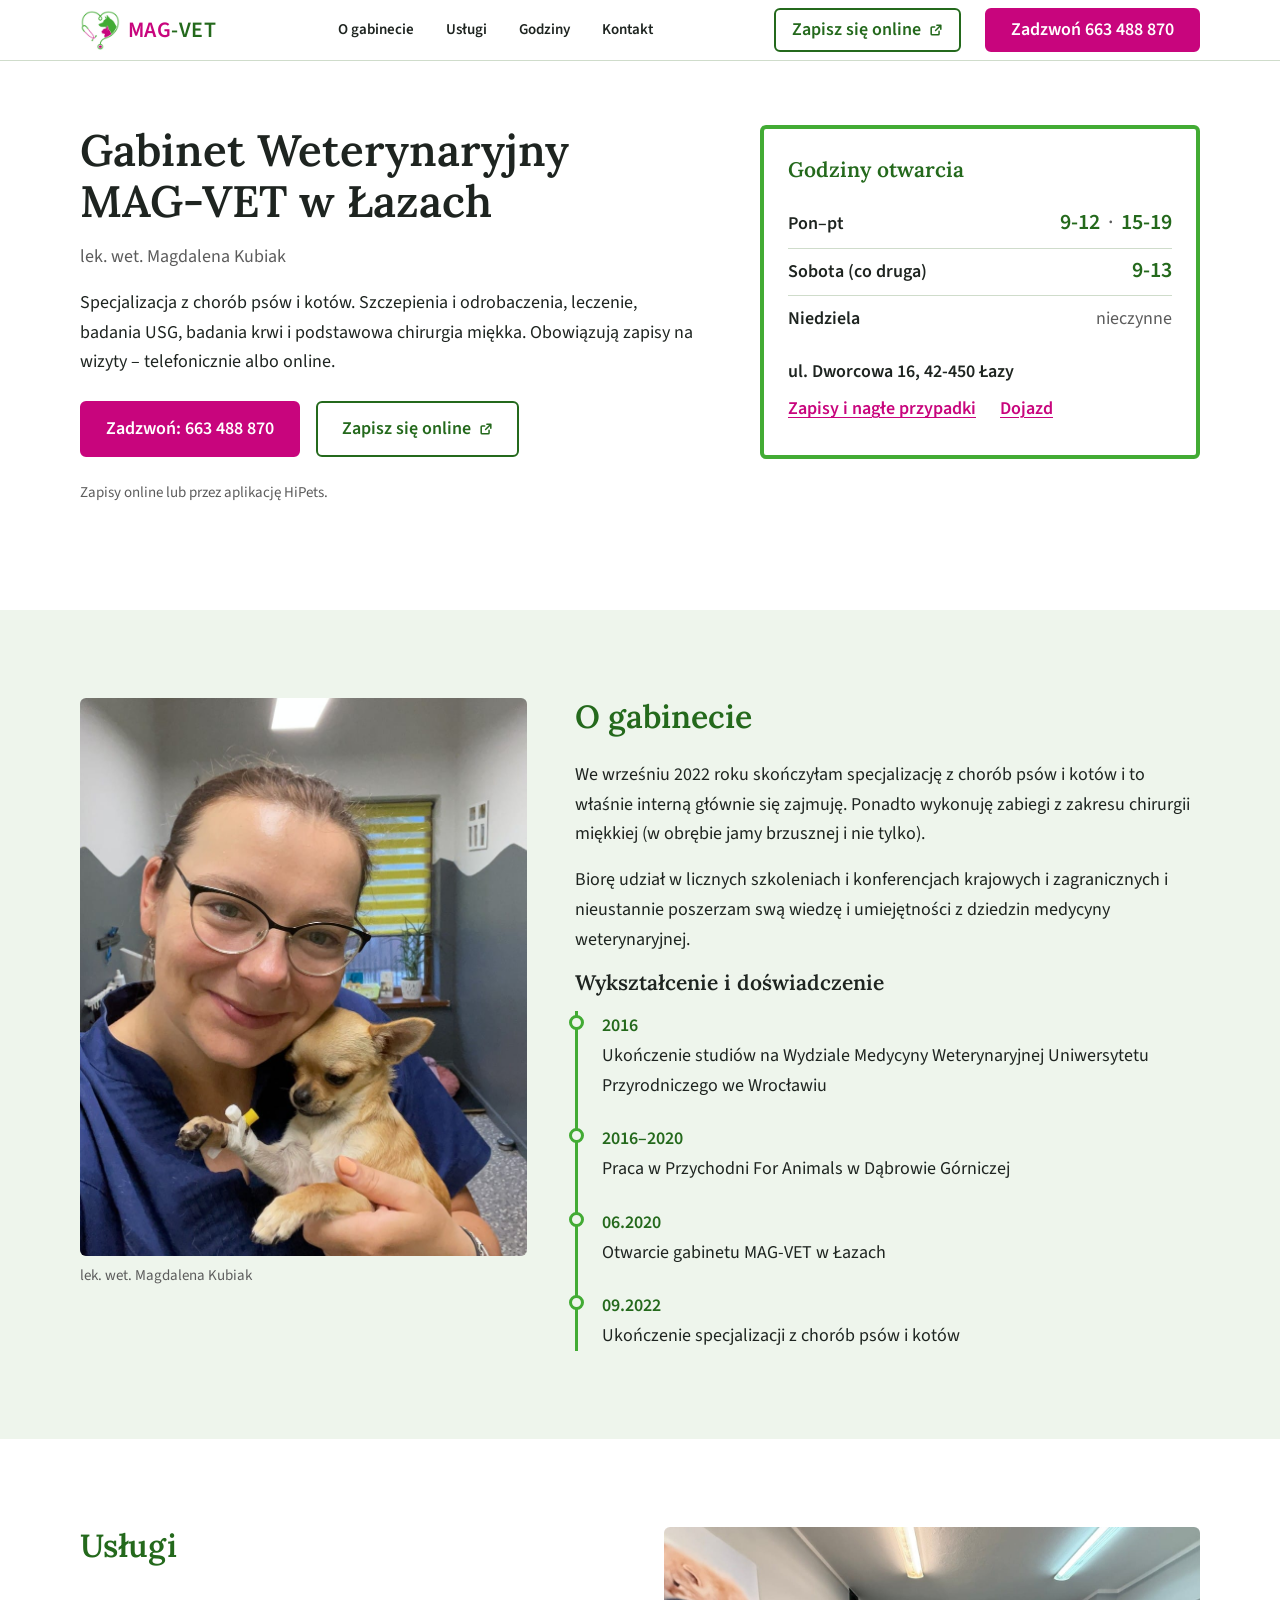
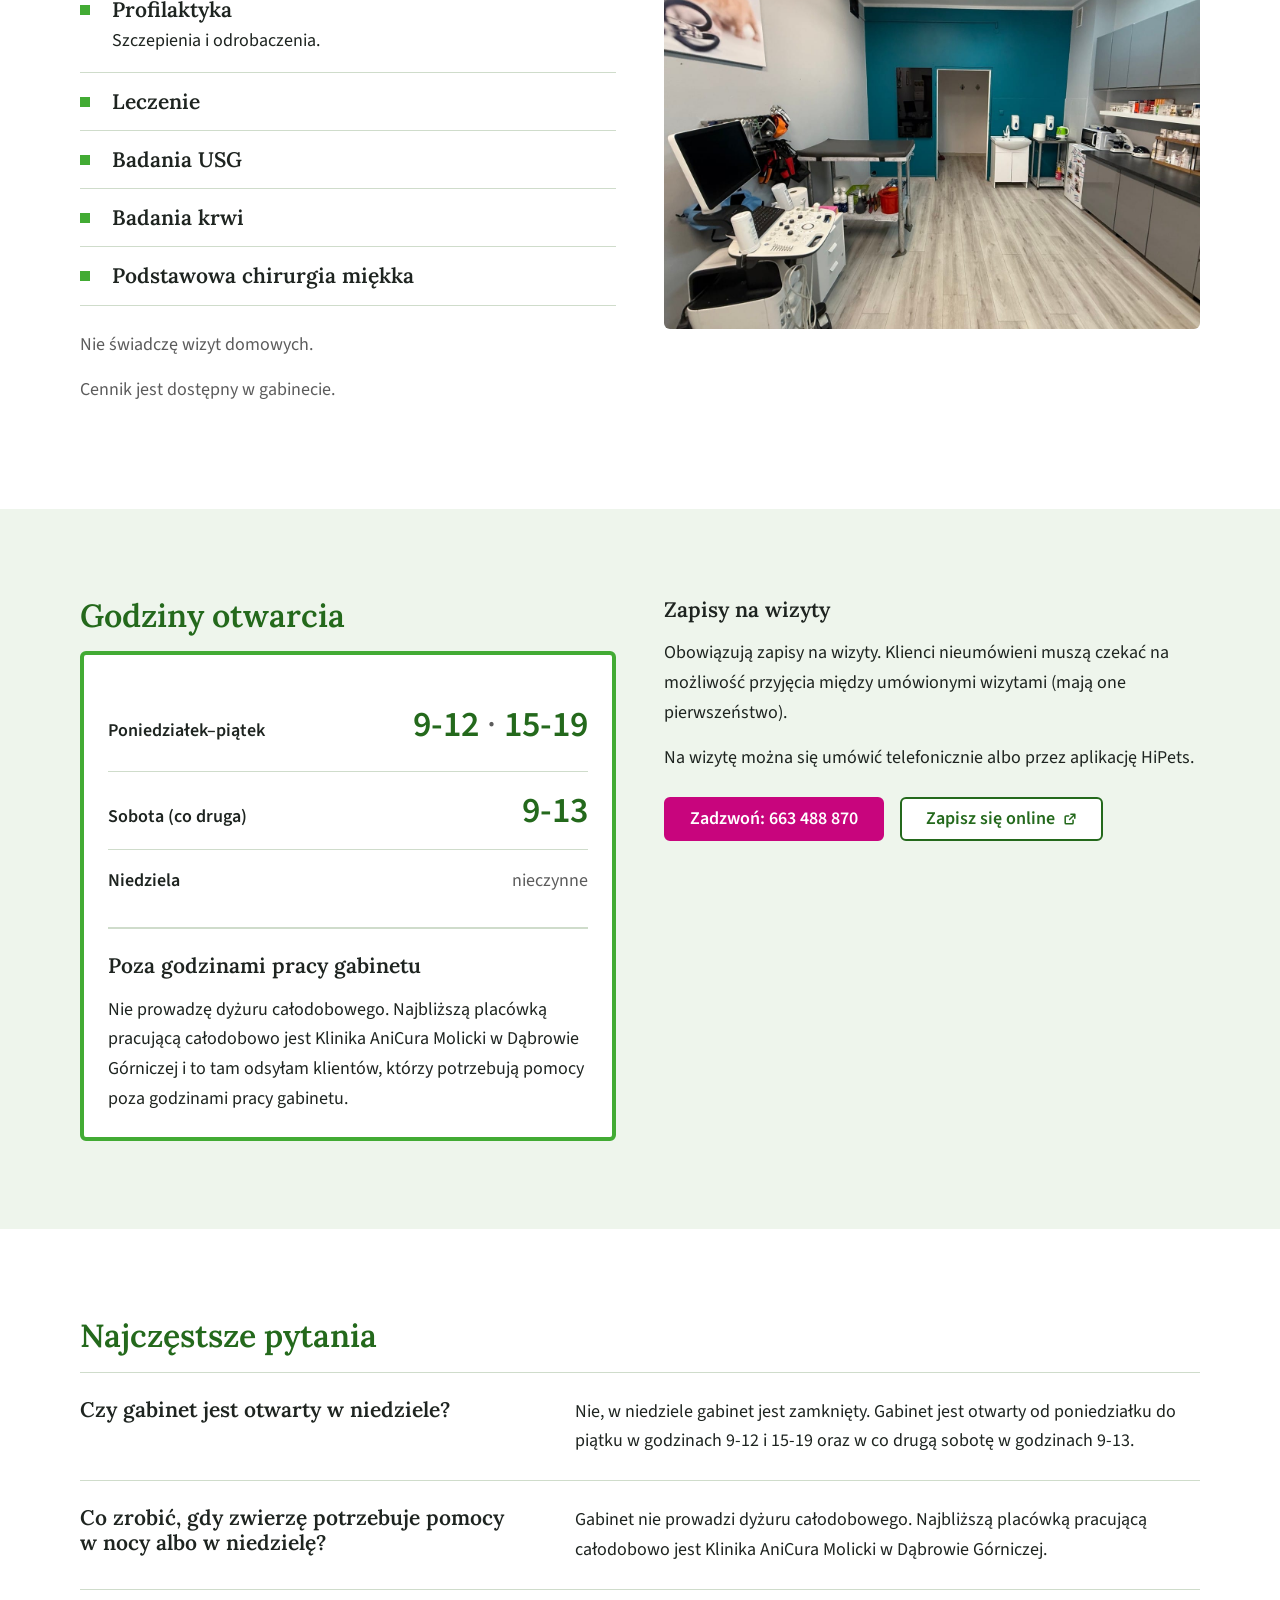
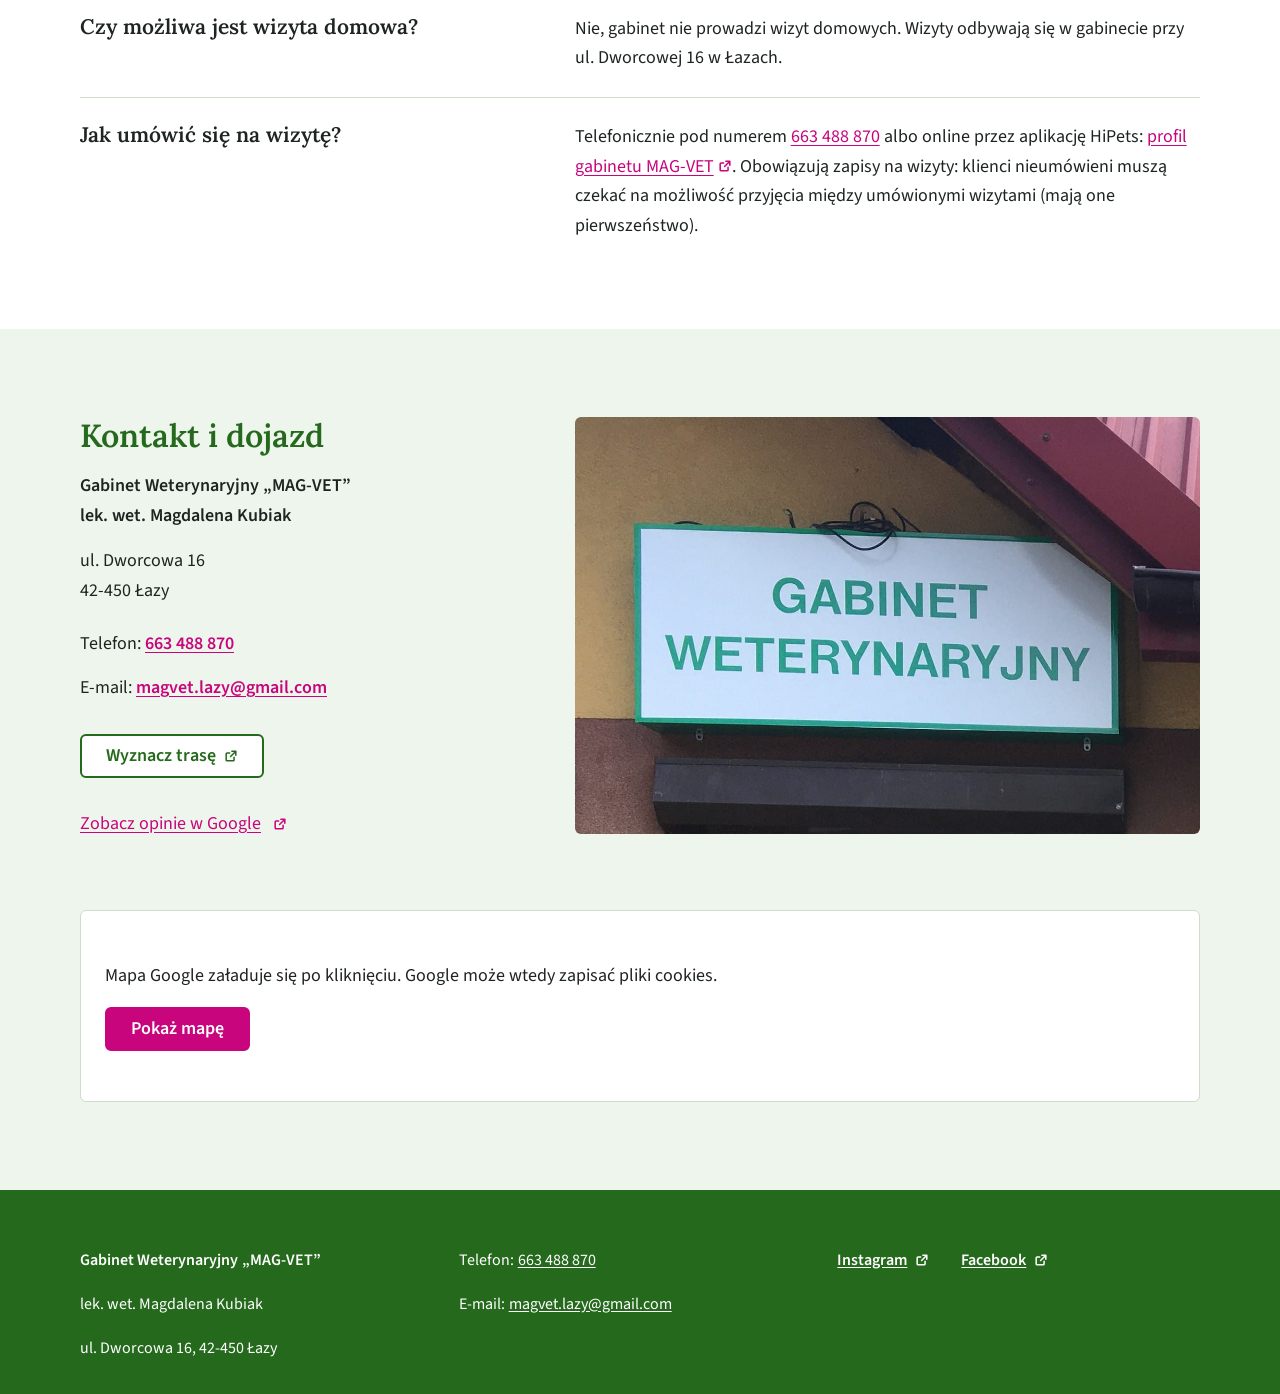
<file: index.html>
<!DOCTYPE html>
<html lang="pl">
<head>
  <meta charset="utf-8">
  <meta name="robots" content="noindex">
  <meta name="viewport" content="width=device-width, initial-scale=1, viewport-fit=cover">
  <title>Weterynarz Łazy – Gabinet Weterynaryjny MAG-VET</title>
  <meta name="description" content="Weterynarz w Łazach, ul. Dworcowa 16. Specjalizacja z chorób psów i kotów. Szczepienia, leczenie, USG, badania krwi. Umów wizytę: 663 488 870.">

  <meta property="og:title" content="Gabinet Weterynaryjny MAG-VET – weterynarz w Łazach">
  <meta property="og:description" content="Lek. wet. Magdalena Kubiak, ul. Dworcowa 16, Łazy. Zapisy: tel. 663 488 870 albo online.">
  <meta property="og:type" content="website">
  <meta property="og:locale" content="pl_PL">
  <meta property="og:url" content="https://kar-lang-beep.github.io/mag-vet-lazy/">
  <meta property="og:image" content="https://kar-lang-beep.github.io/mag-vet-lazy/img/og-image.jpg">

  <link rel="icon" href="img/favicon.svg" type="image/svg+xml">
  <link rel="icon" href="img/favicon-32.png" sizes="32x32" type="image/png">
  <link rel="apple-touch-icon" href="img/apple-touch-icon.png">

  <link rel="preload" href="fonts/source-sans-3-latin-400-normal.woff2" as="font" type="font/woff2" crossorigin>
  <link rel="stylesheet" href="css/fonty.css?v=66a1294">
  <link rel="stylesheet" href="css/style.css?v=66a1294">
  <script src="js/main.js?v=66a1294" defer></script>

  <script type="application/ld+json">
  {
    "@context": "https://schema.org",
    "@type": "VeterinaryCare",
    "name": "Gabinet Weterynaryjny \"MAG-VET\" lek. wet. Magdalena Kubiak",
    "telephone": "+48663488870",
    "email": "magvet.lazy@gmail.com",
    "address": {
      "@type": "PostalAddress",
      "streetAddress": "ul. Dworcowa 16",
      "postalCode": "42-450",
      "addressLocality": "Łazy",
      "addressCountry": "PL"
    },
    "openingHoursSpecification": [
      {
        "@type": "OpeningHoursSpecification",
        "dayOfWeek": ["Monday", "Tuesday", "Wednesday", "Thursday", "Friday"],
        "opens": "09:00",
        "closes": "12:00"
      },
      {
        "@type": "OpeningHoursSpecification",
        "dayOfWeek": ["Monday", "Tuesday", "Wednesday", "Thursday", "Friday"],
        "opens": "15:00",
        "closes": "19:00"
      }
    ],
    "hasMap": "https://www.google.com/maps?cid=17796491533867385288",
    "sameAs": [
      "https://www.instagram.com/magvet.lazy/",
      "https://www.facebook.com/magvet.lazy/"
    ]
  }
  </script>
</head>
<body>
  <a class="skip" href="#tresc">Przejdź do treści</a>

  <header class="naglowek">
    <div class="kontener naglowek__wnetrze">
      <a class="logo" href="#start">
        <img class="logo__znak" src="img/logo-znak.png" width="48" height="48" alt="">
        <span class="logo__napis"><span class="logo__mag">MAG</span><span class="logo__vet">-VET</span></span>
      </a>
      <nav class="menu" aria-label="Menu główne">
        <ul class="menu__lista">
          <li><a href="#o-gabinecie">O gabinecie</a></li>
          <li><a href="#uslugi">Usługi</a></li>
          <li><a href="#godziny">Godziny</a></li>
          <li><a href="#kontakt">Kontakt</a></li>
        </ul>
      </nav>
      <a class="przycisk przycisk--obrys naglowek__zapisy" href="https://www.hipets.com/pl-PL/magvet/" target="_blank" rel="noopener">Zapisz się online<span class="dla-czytnika"> (otwiera się w nowej karcie)</span><svg class="ikona-zewn" viewBox="0 0 16 16" width="14" height="14" aria-hidden="true"><path d="M9 2.5h4.5V7M13.5 2.5l-6 6M11.5 9.5v3a1 1 0 0 1-1 1h-7a1 1 0 0 1-1-1v-7a1 1 0 0 1 1-1h3" fill="none" stroke="currentColor" stroke-width="1.75" stroke-linecap="round" stroke-linejoin="round"/></svg></a>
      <a class="przycisk naglowek__telefon" href="tel:+48663488870">Zadzwoń<span class="tylko-szeroki"> 663 488 870</span></a>
    </div>
  </header>

  <main id="tresc" tabindex="-1">
    <section id="start" class="sekcja start">
      <div class="kontener start__siatka">
        <div class="start__tekst">
          <h1>Gabinet Weterynaryjny <span class="bez-lamania">MAG-VET</span> w Łazach</h1>
          <p class="start__lekarz">lek. wet. Magdalena Kubiak</p>
          <p class="start__opis">Specjalizacja z chorób psów i kotów. Szczepienia i odrobaczenia, leczenie, badania USG, badania krwi i podstawowa chirurgia miękka. Obowiązują zapisy na wizyty – telefonicznie albo online.</p>
          <div class="przyciski" data-zapisy>
            <a class="przycisk przycisk--duzy" href="tel:+48663488870">Zadzwoń: 663 488 870</a>
            <a class="przycisk przycisk--obrys przycisk--duzy" href="https://www.hipets.com/pl-PL/magvet/" target="_blank" rel="noopener">Zapisz się online<span class="dla-czytnika"> (otwiera się w nowej karcie)</span><svg class="ikona-zewn" viewBox="0 0 16 16" width="14" height="14" aria-hidden="true"><path d="M9 2.5h4.5V7M13.5 2.5l-6 6M11.5 9.5v3a1 1 0 0 1-1 1h-7a1 1 0 0 1-1-1v-7a1 1 0 0 1 1-1h3" fill="none" stroke="currentColor" stroke-width="1.75" stroke-linecap="round" stroke-linejoin="round"/></svg></a>
          </div>
          <p class="start__podpis">Zapisy online lub przez aplikację HiPets.</p>
        </div>

        <div class="szyld szyld--maly">
          <p class="szyld__tytul">Godziny otwarcia</p>
          <dl class="godziny">
            <div class="godziny__wiersz">
              <dt>Pon–pt</dt>
              <dd><span class="godziny__czas">9-12</span> <span class="godziny__separator" aria-hidden="true">·</span> <span class="dla-czytnika">i</span> <span class="godziny__czas">15-19</span></dd>
            </div>
            <div class="godziny__wiersz">
              <dt>Sobota (co druga)</dt>
              <dd><span class="godziny__czas">9-13</span></dd>
            </div>
            <div class="godziny__wiersz">
              <dt>Niedziela</dt>
              <dd class="godziny__nieczynne">nieczynne</dd>
            </div>
          </dl>
          <p class="szyld__adres">ul. Dworcowa 16, 42-450 Łazy</p>
          <p class="szyld__linki"><a href="#godziny">Zapisy i nagłe przypadki</a> <a href="#kontakt">Dojazd</a></p>
        </div>
      </div>
    </section>

    <section id="o-gabinecie" class="sekcja sekcja--tlo">
      <div class="kontener o-gabinecie">
        <h2 class="o-gabinecie__naglowek">O gabinecie</h2>
        <figure class="zdjecie o-gabinecie__zdjecie">
          <img src="img/lekarz.jpg" width="900" height="1125" loading="lazy" alt="Lek. wet. Magdalena Kubiak w gabinecie MAG-VET w Łazach, z małym psem rasy chihuahua na rękach">
          <figcaption>lek. wet. Magdalena Kubiak</figcaption>
        </figure>
        <div class="tekst o-gabinecie__tekst">
          <p>We wrześniu 2022 roku skończyłam specjalizację z chorób psów i kotów i to właśnie interną głównie się zajmuję. Ponadto wykonuję zabiegi z zakresu chirurgii miękkiej (w obrębie jamy brzusznej i nie tylko).</p>
          <p>Biorę udział w licznych szkoleniach i konferencjach krajowych i zagranicznych i nieustannie poszerzam swą wiedzę i umiejętności z dziedzin medycyny weterynaryjnej.</p>
          <h3>Wykształcenie i doświadczenie</h3>
          <ol class="daty">
            <li><span class="daty__kiedy">2016</span> Ukończenie studiów na Wydziale Medycyny Weterynaryjnej Uniwersytetu Przyrodniczego we Wrocławiu</li>
            <li><span class="daty__kiedy">2016–2020</span> Praca w Przychodni For Animals w Dąbrowie Górniczej</li>
            <li><span class="daty__kiedy">06.2020</span> Otwarcie gabinetu <span class="bez-lamania">MAG-VET</span> w Łazach</li>
            <li><span class="daty__kiedy">09.2022</span> Ukończenie specjalizacji z chorób psów i kotów</li>
          </ol>
        </div>
      </div>
    </section>

    <section id="uslugi" class="sekcja">
      <div class="kontener dwie-kolumny">
        <div class="tekst">
          <h2>Usługi</h2>
          <ul class="uslugi">
            <li>
              <span class="uslugi__nazwa">Profilaktyka</span>
              <span class="uslugi__opis">Szczepienia i odrobaczenia.</span>
            </li>
            <li>
              <span class="uslugi__nazwa">Leczenie</span>
            </li>
            <li>
              <span class="uslugi__nazwa">Badania USG</span>
            </li>
            <li>
              <span class="uslugi__nazwa">Badania krwi</span>
            </li>
            <li>
              <span class="uslugi__nazwa">Podstawowa chirurgia miękka</span>
            </li>
          </ul>
          <p class="uwaga">Nie świadczę wizyt domowych.</p>
          <p class="uwaga">Cennik jest dostępny w gabinecie.</p>
        </div>
        <figure class="zdjecie">
          <img src="img/gabinet-wnetrze.jpg" width="1400" height="1050" loading="lazy" alt="Gabinet MAG-VET w Łazach: aparat USG, stół do badań i szafki z lekami">
        </figure>
      </div>
    </section>

    <section id="godziny" class="sekcja sekcja--tlo">
      <div class="kontener dwie-kolumny">
        <div>
          <h2>Godziny otwarcia</h2>
          <div class="szyld szyld--duzy">
            <dl class="godziny godziny--duze">
              <div class="godziny__wiersz">
                <dt>Poniedziałek–piątek</dt>
                <dd><span class="godziny__czas">9-12</span> <span class="godziny__separator" aria-hidden="true">·</span> <span class="dla-czytnika">i</span> <span class="godziny__czas">15-19</span></dd>
              </div>
              <div class="godziny__wiersz">
                <dt>Sobota (co druga)</dt>
                <dd><span class="godziny__czas">9-13</span></dd>
              </div>
              <div class="godziny__wiersz">
                <dt>Niedziela</dt>
                <dd class="godziny__nieczynne">nieczynne</dd>
              </div>
            </dl>
            <div class="szyld__nagle">
              <h3>Poza godzinami pracy gabinetu</h3>
              <p>Nie prowadzę dyżuru całodobowego. Najbliższą placówką pracującą całodobowo jest Klinika AniCura Molicki w Dąbrowie Górniczej i to tam odsyłam klientów, którzy potrzebują pomocy poza godzinami pracy gabinetu.</p>
            </div>
          </div>
        </div>
        <div class="tekst">
          <h3>Zapisy na wizyty</h3>
          <p>Obowiązują zapisy na wizyty. Klienci nieumówieni muszą czekać na możliwość przyjęcia między umówionymi wizytami (mają one pierwszeństwo).</p>
          <p>Na wizytę można się umówić telefonicznie albo przez aplikację HiPets.</p>
          <div class="przyciski" data-zapisy>
            <a class="przycisk" href="tel:+48663488870">Zadzwoń: 663 488 870</a>
            <a class="przycisk przycisk--obrys" href="https://www.hipets.com/pl-PL/magvet/" target="_blank" rel="noopener">Zapisz się online<span class="dla-czytnika"> (otwiera się w nowej karcie)</span><svg class="ikona-zewn" viewBox="0 0 16 16" width="14" height="14" aria-hidden="true"><path d="M9 2.5h4.5V7M13.5 2.5l-6 6M11.5 9.5v3a1 1 0 0 1-1 1h-7a1 1 0 0 1-1-1v-7a1 1 0 0 1 1-1h3" fill="none" stroke="currentColor" stroke-width="1.75" stroke-linecap="round" stroke-linejoin="round"/></svg></a>
          </div>
        </div>
      </div>
    </section>

    <section id="pytania" class="sekcja">
      <div class="kontener">
        <h2>Najczęstsze pytania</h2>
        <div class="pytania">
          <div class="pytanie">
            <h3>Czy gabinet jest otwarty w niedziele?</h3>
            <p>Nie, w niedziele gabinet jest zamknięty. Gabinet jest otwarty od poniedziałku do piątku w godzinach 9-12 i 15-19 oraz w co drugą sobotę w godzinach 9-13.</p>
          </div>
          <div class="pytanie">
            <h3>Co zrobić, gdy zwierzę potrzebuje pomocy w nocy albo w niedzielę?</h3>
            <p>Gabinet nie prowadzi dyżuru całodobowego. Najbliższą placówką pracującą całodobowo jest Klinika AniCura Molicki w Dąbrowie Górniczej.</p>
          </div>
          <div class="pytanie">
            <h3>Czy możliwa jest wizyta domowa?</h3>
            <p>Nie, gabinet nie prowadzi wizyt domowych. Wizyty odbywają się w gabinecie przy ul. Dworcowej 16 w Łazach.</p>
          </div>
          <div class="pytanie">
            <h3>Jak umówić się na wizytę?</h3>
            <p>Telefonicznie pod numerem <a href="tel:+48663488870">663 488 870</a> albo online przez aplikację HiPets: <a href="https://www.hipets.com/pl-PL/magvet/" target="_blank" rel="noopener">profil gabinetu MAG-VET<span class="dla-czytnika"> (otwiera się w nowej karcie)</span><svg class="ikona-zewn" viewBox="0 0 16 16" width="14" height="14" aria-hidden="true"><path d="M9 2.5h4.5V7M13.5 2.5l-6 6M11.5 9.5v3a1 1 0 0 1-1 1h-7a1 1 0 0 1-1-1v-7a1 1 0 0 1 1-1h3" fill="none" stroke="currentColor" stroke-width="1.75" stroke-linecap="round" stroke-linejoin="round"/></svg></a>. Obowiązują zapisy na wizyty: klienci nieumówieni muszą czekać na możliwość przyjęcia między umówionymi wizytami (mają one pierwszeństwo).</p>
          </div>
        </div>
      </div>
    </section>

    <section id="kontakt" class="sekcja sekcja--tlo">
      <div class="kontener dwie-kolumny dwie-kolumny--kontakt">
        <div class="tekst">
          <h2>Kontakt i dojazd</h2>
          <address class="adres">
            <p class="adres__nazwa">Gabinet Weterynaryjny <span class="bez-lamania">„MAG-VET”</span><br>lek. wet. Magdalena Kubiak</p>
            <p>ul. Dworcowa 16<br>42-450 Łazy</p>
            <p class="adres__wiersz">Telefon: <a href="tel:+48663488870">663 488 870</a></p>
            <p class="adres__wiersz">E-mail: <a href="mailto:magvet.lazy@gmail.com">magvet.lazy@gmail.com</a></p>
          </address>
          <div class="przyciski">
            <a class="przycisk przycisk--obrys" href="https://www.google.com/maps/dir/?api=1&amp;destination=Gabinet+Weterynaryjny+MAG-VET,+Dworcowa+16,+42-450+%C5%81azy" target="_blank" rel="noopener">Wyznacz trasę<span class="dla-czytnika"> (otwiera się w nowej karcie)</span><svg class="ikona-zewn" viewBox="0 0 16 16" width="14" height="14" aria-hidden="true"><path d="M9 2.5h4.5V7M13.5 2.5l-6 6M11.5 9.5v3a1 1 0 0 1-1 1h-7a1 1 0 0 1-1-1v-7a1 1 0 0 1 1-1h3" fill="none" stroke="currentColor" stroke-width="1.75" stroke-linecap="round" stroke-linejoin="round"/></svg></a>
          </div>
          <p><a class="link-osobny" href="https://www.google.com/maps?cid=17796491533867385288" target="_blank" rel="noopener">Zobacz opinie w Google<span class="dla-czytnika"> (otwiera się w nowej karcie)</span><svg class="ikona-zewn" viewBox="0 0 16 16" width="14" height="14" aria-hidden="true"><path d="M9 2.5h4.5V7M13.5 2.5l-6 6M11.5 9.5v3a1 1 0 0 1-1 1h-7a1 1 0 0 1-1-1v-7a1 1 0 0 1 1-1h3" fill="none" stroke="currentColor" stroke-width="1.75" stroke-linecap="round" stroke-linejoin="round"/></svg></a></p>
        </div>

        <figure class="zdjecie zdjecie--wejscie">
          <img src="img/gabinet-wejscie.jpg" width="1200" height="800" loading="lazy" alt="Szyld „Gabinet weterynaryjny” nad wejściem do gabinetu MAG-VET przy ul. Dworcowej 16 w Łazach">
        </figure>

        <div class="mapa" hidden data-mapa data-mapa-src="https://www.google.com/maps/embed?origin=mfe&amp;pb=!1m2!2m1!1sGabinet+Weterynaryjny+MAG-VET,+Dworcowa+16,+42-450+%C5%81azy" data-mapa-tytul="Mapa dojazdu do Gabinetu Weterynaryjnego MAG-VET w Łazach">
          <p class="mapa__info">Mapa Google załaduje się po kliknięciu. Google może wtedy zapisać pliki cookies.</p>
          <button type="button" class="przycisk mapa__przycisk" hidden>Pokaż mapę</button>
        </div>
      </div>
    </section>
  </main>

  <aside class="pasek-wizyty" aria-label="Umów wizytę" hidden>
    <div class="kontener pasek-wizyty__wnetrze">
      <a class="przycisk pasek-wizyty__przycisk" href="tel:+48663488870">
        <span class="pasek-wizyty__etykieta">Zadzwoń</span>
        <span class="pasek-wizyty__podpis">663 488 870</span>
      </a>
      <a class="przycisk przycisk--obrys pasek-wizyty__przycisk" href="https://www.hipets.com/pl-PL/magvet/" target="_blank" rel="noopener">
        <span class="pasek-wizyty__etykieta">Zapisz się online</span>
        <span class="pasek-wizyty__podpis">przez HiPets <svg class="ikona-zewn" viewBox="0 0 16 16" width="14" height="14" aria-hidden="true"><path d="M9 2.5h4.5V7M13.5 2.5l-6 6M11.5 9.5v3a1 1 0 0 1-1 1h-7a1 1 0 0 1-1-1v-7a1 1 0 0 1 1-1h3" fill="none" stroke="currentColor" stroke-width="1.75" stroke-linecap="round" stroke-linejoin="round"/></svg></span><span class="dla-czytnika"> (otwiera się w nowej karcie)</span>
      </a>
    </div>
  </aside>

  <footer class="stopka">
    <div class="kontener stopka__siatka">
      <address class="stopka__kolumna">
        <p class="stopka__nazwa">Gabinet Weterynaryjny <span class="bez-lamania">„MAG-VET”</span></p>
        <p>lek. wet. Magdalena Kubiak</p>
        <p>ul. Dworcowa 16, 42-450 Łazy</p>
      </address>
      <address class="stopka__kolumna">
        <p>Telefon: <a href="tel:+48663488870">663 488 870</a></p>
        <p>E-mail: <a href="mailto:magvet.lazy@gmail.com">magvet.lazy@gmail.com</a></p>
      </address>
      <ul class="stopka__kolumna stopka__media">
        <li><a href="https://www.instagram.com/magvet.lazy/" target="_blank" rel="noopener">Instagram<span class="dla-czytnika"> (otwiera się w nowej karcie)</span><svg class="ikona-zewn" viewBox="0 0 16 16" width="14" height="14" aria-hidden="true"><path d="M9 2.5h4.5V7M13.5 2.5l-6 6M11.5 9.5v3a1 1 0 0 1-1 1h-7a1 1 0 0 1-1-1v-7a1 1 0 0 1 1-1h3" fill="none" stroke="currentColor" stroke-width="1.75" stroke-linecap="round" stroke-linejoin="round"/></svg></a></li>
        <li><a href="https://www.facebook.com/magvet.lazy/" target="_blank" rel="noopener">Facebook<span class="dla-czytnika"> (otwiera się w nowej karcie)</span><svg class="ikona-zewn" viewBox="0 0 16 16" width="14" height="14" aria-hidden="true"><path d="M9 2.5h4.5V7M13.5 2.5l-6 6M11.5 9.5v3a1 1 0 0 1-1 1h-7a1 1 0 0 1-1-1v-7a1 1 0 0 1 1-1h3" fill="none" stroke="currentColor" stroke-width="1.75" stroke-linecap="round" stroke-linejoin="round"/></svg></a></li>
      </ul>
    </div>
  </footer>
</body>
</html>
</file>
<file: css/fonty.css>
/* Fonty z własnego serwera — plik robi npm run fonty. Nie edytuj ręcznie. */

/* === FONT: Lora === */
/* lora-latin-ext-600-normal */
@font-face {
  font-family: 'Lora';
  font-style: normal;
  font-display: swap;
  font-weight: 600;
  src: url('../fonts/lora-latin-ext-600-normal.woff2') format('woff2');
  unicode-range: U+0100-02BA,U+02BD-02C5,U+02C7-02CC,U+02CE-02D7,U+02DD-02FF,U+0304,U+0308,U+0329,U+1D00-1DBF,U+1E00-1E9F,U+1EF2-1EFF,U+2020,U+20A0-20AB,U+20AD-20C0,U+2113,U+2C60-2C7F,U+A720-A7FF;
}

/* lora-latin-600-normal */
@font-face {
  font-family: 'Lora';
  font-style: normal;
  font-display: swap;
  font-weight: 600;
  src: url('../fonts/lora-latin-600-normal.woff2') format('woff2');
  unicode-range: U+0000-00FF,U+0131,U+0152-0153,U+02BB-02BC,U+02C6,U+02DA,U+02DC,U+0304,U+0308,U+0329,U+2000-206F,U+20AC,U+2122,U+2191,U+2193,U+2212,U+2215,U+FEFF,U+FFFD;
}
/* === KONIEC: Lora === */

/* === FONT: Source Sans 3 === */
/* source-sans-3-latin-ext-400-normal */
@font-face {
  font-family: 'Source Sans 3';
  font-style: normal;
  font-display: swap;
  font-weight: 400;
  src: url('../fonts/source-sans-3-latin-ext-400-normal.woff2') format('woff2');
  unicode-range: U+0100-02BA,U+02BD-02C5,U+02C7-02CC,U+02CE-02D7,U+02DD-02FF,U+0304,U+0308,U+0329,U+1D00-1DBF,U+1E00-1E9F,U+1EF2-1EFF,U+2020,U+20A0-20AB,U+20AD-20C4,U+2113,U+2C60-2C7F,U+A720-A7FF;
}

/* source-sans-3-latin-400-normal */
@font-face {
  font-family: 'Source Sans 3';
  font-style: normal;
  font-display: swap;
  font-weight: 400;
  src: url('../fonts/source-sans-3-latin-400-normal.woff2') format('woff2');
  unicode-range: U+0000-00FF,U+0131,U+0152-0153,U+02BB-02BC,U+02C6,U+02DA,U+02DC,U+0304,U+0308,U+0329,U+2000-206F,U+20AC,U+2122,U+2191,U+2193,U+2212,U+2215,U+FEFF,U+FFFD;
}

/* source-sans-3-latin-ext-600-normal */
@font-face {
  font-family: 'Source Sans 3';
  font-style: normal;
  font-display: swap;
  font-weight: 600;
  src: url('../fonts/source-sans-3-latin-ext-600-normal.woff2') format('woff2');
  unicode-range: U+0100-02BA,U+02BD-02C5,U+02C7-02CC,U+02CE-02D7,U+02DD-02FF,U+0304,U+0308,U+0329,U+1D00-1DBF,U+1E00-1E9F,U+1EF2-1EFF,U+2020,U+20A0-20AB,U+20AD-20C4,U+2113,U+2C60-2C7F,U+A720-A7FF;
}

/* source-sans-3-latin-600-normal */
@font-face {
  font-family: 'Source Sans 3';
  font-style: normal;
  font-display: swap;
  font-weight: 600;
  src: url('../fonts/source-sans-3-latin-600-normal.woff2') format('woff2');
  unicode-range: U+0000-00FF,U+0131,U+0152-0153,U+02BB-02BC,U+02C6,U+02DA,U+02DC,U+0304,U+0308,U+0329,U+2000-206F,U+20AC,U+2122,U+2191,U+2193,U+2212,U+2215,U+FEFF,U+FFFD;
}
/* === KONIEC: Source Sans 3 === */
</file>
<file: css/style.css>
/* Style strony MAG-VET. Mobile-first: najpierw telefon, potem 768 px i 1280 px. */

/* === TOKENY (kolory, fonty, odstępy) === */
:root {
  /* Kolory z logo. Kontrast policzony w BRIEF.md, sekcja 6 */
  --tlo: #ffffff;
  --tlo-2: #eef5ec;
  --tekst: #1e2420;
  --tekst-drugi: #5c5c5c;
  --zielen-ciemna: #24691c;
  --zielen: #42ab34;            /* tylko ozdoby, nigdy tekst (2,96:1) */
  --magenta: #c8057d;
  --magenta-ciemna: #a10464;
  --linia: #cfdccb;
  --bialy: #ffffff;

  /* Fonty z własnego serwera (css/fonty.css) */
  --font-naglowki: 'Lora', Georgia, serif;
  --font-tekst: 'Source Sans 3', system-ui, sans-serif;

  /* Rozmiary tekstu na telefonie */
  --rozmiar-tekst: 1.0625rem;   /* 17 px */
  --rozmiar-sredni: 1rem;       /* 16 px, stopka */
  --rozmiar-podtytul: 1.125rem; /* 18 px, imię lekarki pod h1 */
  --rozmiar-maly: 0.9375rem;    /* 15 px */
  --rozmiar-h1: 1.875rem;       /* 30 px */
  --rozmiar-h2: 1.5rem;         /* 24 px */
  --rozmiar-h3: 1.1875rem;      /* 19 px */
  --rozmiar-logo: 1.375rem;     /* 22 px */
  --rozmiar-godziny: 1.75rem;   /* 28 px */
  --rozmiar-godziny-male: 1.375rem;

  /* Odstępy co 8 px (+ mały 4 px) */
  --odstep-0: 0.25rem;
  --odstep-1: 0.5rem;
  --odstep-2: 1rem;
  --odstep-3: 1.5rem;
  --odstep-4: 2rem;
  --odstep-5: 3rem;
  --odstep-6: 4rem;
  --odstep-sekcji: 3rem;
  --margines: 1rem;

  /* Szerokości i kształty */
  --szerokosc: 70rem;           /* 1120 px */
  --szerokosc-tekstu: 40rem;    /* ok. 65 znaków w wierszu */
  --zaokraglenie: 6px;
  --ramka-szyldu: 4px;
  --klik: 44px;                 /* minimalny rozmiar elementu do kliknięcia */
  --logo-znak: 40px;            /* serce z logo w nagłówku */
  --kwadracik: 10px;            /* znacznik przy usługach */
  --kolko: 15px;                /* kółko na linii dat */
  --linia-dat: 3px;             /* grubość zielonej linii dat i obwódki kółka */
  --wysokosc-naglowka: 0px;     /* na telefonie nagłówek się nie przykleja */
  --obwodka: 3px;               /* obwódka przy Tab */
  --przycisk-duzy: 3.5rem;      /* 56 px */
  --szerokosc-zdjecia: 26rem;   /* zdjęcie lekarki na telefonie */
  --mapa-wysokosc: 12rem;
  --ikona: 0.875rem;            /* 14 px, ikona „otwiera się w nowej karcie” */

  /* Pasek wizyty na dole ekranu (telefon i tablet) */
  --wysokosc-paska: 4.5rem;     /* 72 px */
  --szerokosc-paska: 30rem;
}

/* === PODSTAWY === */
*,
*::before,
*::after {
  box-sizing: border-box;
}

body {
  margin: 0;
  font-family: var(--font-tekst);
  font-size: var(--rozmiar-tekst);
  line-height: 1.6;
  color: var(--tekst);
  background: var(--tlo);
  overflow-wrap: break-word;    /* bardzo długie słowo łamie się tylko, gdy się nie mieści (duża czcionka w telefonie) */
  /* Stopka zawsze na dole ekranu, nawet gdy treści jest mało (strona 404) */
  display: flex;
  flex-direction: column;
  min-height: 100vh;
}

main {
  flex: 1 0 auto;
}

img {
  display: block;
  max-width: 100%;
  height: auto;
}

figure {
  margin: 0;
}

h1,
h2,
h3 {
  margin: 0 0 var(--odstep-2);
  font-family: var(--font-naglowki);
  font-weight: 600;
  line-height: 1.2;
}

h1 {
  font-size: var(--rozmiar-h1);
  line-height: 1.15;
}

h2 {
  font-size: var(--rozmiar-h2);
  color: var(--zielen-ciemna);
}

h3 {
  font-size: var(--rozmiar-h3);
}

p {
  margin: 0 0 var(--odstep-2);
}

a {
  color: var(--magenta);
  text-underline-offset: 0.15em;
}

a:hover {
  color: var(--magenta-ciemna);
}

/* Wyraźna obwódka przy przechodzeniu klawiszem Tab */
:focus-visible {
  outline: var(--obwodka) solid var(--tekst);
  outline-offset: 2px;
}

/* Treść dostaje fokus po „Przejdź do treści” (tabindex="-1"); to nie przycisk, więc bez obwódki */
main:focus {
  outline: none;
}

/* Link „Przejdź do treści” – widoczny dopiero po Tab */
.skip {
  position: absolute;
  top: var(--odstep-2);
  left: var(--odstep-2);
  z-index: 100;
  padding: var(--odstep-1) var(--odstep-2);
  background: var(--tekst);
  color: var(--bialy);
  transform: translateY(-300%);   /* schowany nad ekranem */
}

.skip:focus {
  color: var(--bialy);
  transform: none;
}

/* Na telefonie przewijanie do elementu z fokusem zostawia miejsce na pasek wizyty */
html {
  scroll-padding-bottom: var(--wysokosc-paska);
}

.kontener {
  width: 100%;
  max-width: calc(var(--szerokosc) + 2 * var(--margines));
  margin-inline: auto;
  /* max(): telefon w poziomie – treść nie wchodzi pod wycięcie ekranu iPhone'a */
  padding-left: max(var(--margines), env(safe-area-inset-left, 0px));
  padding-right: max(var(--margines), env(safe-area-inset-right, 0px));
}

/* Tekst tylko dla czytników ekranu (niewidomi usłyszą np. „otwiera się w nowej karcie”) */
.dla-czytnika {
  position: absolute;
  width: 1px;
  height: 1px;
  margin: -1px;
  padding: 0;
  overflow: hidden;
  clip-path: inset(50%);
  white-space: nowrap;
  border: 0;
}

/* Ikona „otwiera się w nowej karcie” przy linkach do HiPets */
.ikona-zewn {
  flex: none;
  width: var(--ikona);
  height: var(--ikona);
}

p .ikona-zewn {
  display: inline;
  margin-left: var(--odstep-0);
  vertical-align: -0.1em;
}

.tylko-szeroki {
  display: none;
}

/* Nazwa „MAG-VET” nie może się łamać na „MAG-” i „VET” */
.bez-lamania {
  white-space: nowrap;
}

/* === PRZYCISKI === */
.przycisk {
  display: inline-flex;
  align-items: center;
  justify-content: center;
  gap: var(--odstep-1);         /* odstęp tekstu od ikony */
  min-height: var(--klik);
  padding: var(--odstep-1) var(--odstep-3);
  border: 2px solid var(--magenta);
  border-radius: var(--zaokraglenie);
  background: var(--magenta);
  color: var(--bialy);
  font-family: inherit;
  font-size: var(--rozmiar-tekst);
  font-weight: 600;
  line-height: 1.2;
  text-align: center;
  text-decoration: none;
  cursor: pointer;
}

.przycisk:hover {
  border-color: var(--magenta-ciemna);
  background: var(--magenta-ciemna);
  color: var(--bialy);
}

/* Drugi przycisk: zielony obrys */
.przycisk--obrys {
  border-color: var(--zielen-ciemna);
  background: var(--tlo);
  color: var(--zielen-ciemna);
}

.przycisk--obrys:hover {
  border-color: var(--zielen-ciemna);
  background: var(--zielen-ciemna);
  color: var(--bialy);
}

.przycisk--duzy {
  width: 100%;
  min-height: var(--przycisk-duzy);
}

/* Osobne linki (nie w środku zdania) – min. 44 px wysokości do kliknięcia palcem */
.link-osobny,
.adres a,
.stopka__kolumna a {
  display: inline-flex;
  align-items: center;
  gap: var(--odstep-1);         /* odstęp tekstu od ikony „nowa karta” */
  min-height: var(--klik);
  overflow-wrap: anywhere;      /* długi adres e-mail może się złamać przy dużej czcionce */
}

.przyciski {
  display: flex;
  flex-direction: column;
  gap: var(--odstep-2);
  margin-block: var(--odstep-3);
}

/* === NAGŁÓWEK === */
.naglowek {
  background: var(--tlo);
  border-bottom: 1px solid var(--linia);
}

/* Telefon: logo i „Zadzwoń” w pierwszym rzędzie, menu w drugim */
.naglowek__wnetrze {
  display: flex;
  flex-wrap: wrap;              /* przy dużej czcionce „Zadzwoń” przechodzi do nowej linii zamiast wystawać */
  align-items: center;
  justify-content: space-between;
  column-gap: var(--odstep-2);
  padding-top: var(--odstep-1);
}

.logo {
  grid-area: logo;
  display: inline-flex;
  align-items: center;
  gap: var(--odstep-1);
  min-height: var(--klik);
  text-decoration: none;
}

.logo__znak {
  width: var(--logo-znak);
  height: var(--logo-znak);
}

.logo__napis {
  font-size: var(--rozmiar-logo);
  font-weight: 600;
  letter-spacing: 0.02em;
}

/* Kolory jak w logo; zieleń ciemniejsza, żeby napis był czytelny */
.logo__mag {
  color: var(--magenta);
}

.logo__vet {
  color: var(--zielen-ciemna);
}

/* „Zapisz się online” w nagłówku dopiero od 1024 px (niżej jest pasek wizyty) */
.naglowek__zapisy {
  grid-area: zapisy;
  display: none;
  padding-inline: var(--odstep-2);
}

.naglowek__telefon {
  grid-area: telefon;
  gap: var(--odstep-0);         /* odstęp między „Zadzwoń” a numerem */
}

.menu {
  grid-area: menu;
  flex-basis: 100%;             /* telefon: menu w osobnym wierszu pod logo i „Zadzwoń” */
  order: 1;
}

.menu__lista {
  display: flex;
  flex-wrap: wrap;
  justify-content: space-between;
  margin: 0;
  padding: 0;
  list-style: none;
}

.menu__lista a {
  display: flex;
  align-items: center;
  min-height: var(--klik);
  padding-inline: var(--odstep-0);
  color: var(--tekst);
  font-size: var(--rozmiar-maly);
  font-weight: 600;
  text-decoration: none;
}

.menu__lista a:hover {
  color: var(--magenta);
  text-decoration: underline;
}

/* === SEKCJE === */
.sekcja {
  padding-block: var(--odstep-sekcji);
}

.sekcja--tlo {
  background: var(--tlo-2);
}

/* Kotwice z menu nie chowają nagłówków pod przyklejonym nagłówkiem */
section[id] {
  scroll-margin-top: var(--wysokosc-naglowka);
}

.tekst p,
.tekst ul,
.tekst ol {
  max-width: var(--szerokosc-tekstu);
}

.zdjecie img {
  width: 100%;
  border-radius: var(--zaokraglenie);
}

.zdjecie figcaption {
  margin-top: var(--odstep-1);
  color: var(--tekst-drugi);
  font-size: var(--rozmiar-maly);
}

.uwaga {
  color: var(--tekst-drugi);
}

.dwie-kolumny {
  display: grid;
  grid-template-columns: minmax(0, 1fr);
  gap: var(--odstep-4);
}

/* === NA START === */
.start {
  padding-top: var(--odstep-4);
}

.start__siatka {
  display: grid;
  grid-template-columns: minmax(0, 1fr);
  gap: var(--odstep-4);
}

.start__lekarz {
  color: var(--tekst-drugi);
  font-size: var(--rozmiar-podtytul);
}

.start__opis {
  max-width: var(--szerokosc-tekstu);
}

.start__podpis {
  color: var(--tekst-drugi);
  font-size: var(--rozmiar-maly);
}

/* === SZYLD (godziny i adres, jak szyld nad wejściem gabinetu) === */
.szyld {
  padding: var(--odstep-3);
  border: var(--ramka-szyldu) solid var(--zielen);
  border-radius: var(--zaokraglenie);
  background: var(--tlo);
}

.szyld__tytul {
  margin-bottom: var(--odstep-1);
  color: var(--zielen-ciemna);
  font-family: var(--font-naglowki);
  font-size: var(--rozmiar-h3);
  font-weight: 600;
}

.godziny {
  margin: 0;
}

.godziny__wiersz {
  padding-block: var(--odstep-1);
  border-bottom: 1px solid var(--linia);
}

.godziny__wiersz:last-child {
  border-bottom: 0;
}

.godziny dt {
  font-weight: 600;
}

.godziny dd {
  margin: 0;
}

/* Cyfry tej samej szerokości, żeby godziny stały równo */
.godziny__czas {
  line-height: 1.25;            /* dwa przedziały godzin blisko siebie */
  color: var(--zielen-ciemna);
  font-size: var(--rozmiar-godziny-male);
  font-weight: 600;
  font-variant-numeric: tabular-nums;
}

/* Dzień bez przyjęć (niedziela) */
.godziny__nieczynne {
  color: var(--tekst-drugi);
}

/* Kropka między godzinami rano i po południu („9-12 · 15-19”); czytnik ekranu słyszy „i” */
.godziny__separator {
  margin-inline: var(--odstep-0);
  color: var(--tekst-drugi);
  font-size: var(--rozmiar-godziny-male);
  font-weight: 400;
}

.godziny--duze .godziny__separator {
  font-size: var(--rozmiar-godziny);
}

/* Mały szyld: dzień i godziny w jednym wierszu */
.szyld--maly .godziny__wiersz {
  display: flex;
  flex-wrap: wrap;
  align-items: baseline;
  justify-content: space-between;
  column-gap: var(--odstep-2);
}

.szyld__adres {
  margin: var(--odstep-2) 0 0;
  font-weight: 600;
}

.szyld__linki {
  display: flex;
  flex-wrap: wrap;
  column-gap: var(--odstep-3);
  margin: 0;
}

.szyld__linki a {
  display: inline-flex;
  align-items: center;
  min-height: var(--klik);
  font-weight: 600;
}

/* Duży szyld: większe cyfry */
.godziny--duze .godziny__wiersz {
  padding-block: var(--odstep-2);
}

.godziny--duze .godziny__czas {
  font-size: var(--rozmiar-godziny);
}

.szyld__nagle {
  margin-top: var(--odstep-2);
  padding-top: var(--odstep-3);
  border-top: 2px solid var(--linia);
}

.szyld__nagle p {
  margin: 0;
}

/* === O GABINECIE === */
.o-gabinecie {
  display: grid;
  grid-template-columns: minmax(0, 1fr);
  gap: var(--odstep-3);
}

.o-gabinecie__naglowek {
  margin: 0;
}

.o-gabinecie__zdjecie {
  max-width: var(--szerokosc-zdjecia);
}

/* Lista dat: zielona linia i kółka jak końcówka stetoskopu z logo */
.daty {
  margin: 0;
  padding: 0;
  list-style: none;
  border-left: var(--linia-dat) solid var(--zielen);
}

.daty li {
  position: relative;
  padding: 0 0 var(--odstep-3) var(--odstep-3);
}

.daty li:last-child {
  padding-bottom: 0;
}

/* Kółko na środku linii: przesunięte w lewo o połowę (kółko + linia) */
.daty li::before {
  content: "";
  position: absolute;
  top: var(--odstep-0);
  left: calc((var(--kolko) + var(--linia-dat)) / -2);
  width: var(--kolko);
  height: var(--kolko);
  border: var(--linia-dat) solid var(--zielen);
  border-radius: 50%;
  background: var(--tlo-2);
}

.daty__kiedy {
  display: block;
  color: var(--zielen-ciemna);
  font-weight: 600;
}

/* === USŁUGI === */
.uslugi {
  margin: 0 0 var(--odstep-3);
  padding: 0;
  list-style: none;
}

.uslugi li {
  position: relative;
  padding: var(--odstep-2) 0 var(--odstep-2) var(--odstep-4);
  border-bottom: 1px solid var(--linia);
}

/* Zielony kwadracik zamiast kropki */
.uslugi li::before {
  content: "";
  position: absolute;
  top: calc(var(--odstep-2) + var(--odstep-1));
  left: 0;
  width: var(--kwadracik);
  height: var(--kwadracik);
  background: var(--zielen);
}

/* Nazwa usługi wygląda jak nagłówek h3, ale to zwykły element listy (lepiej dla czytników ekranu) */
.uslugi__nazwa {
  display: block;
  font-family: var(--font-naglowki);
  font-size: var(--rozmiar-h3);
  font-weight: 600;
  line-height: 1.2;
}

.uslugi__opis {
  display: block;
  margin-top: var(--odstep-0);
}

/* === NAJCZĘSTSZE PYTANIA === */
.pytania {
  display: grid;
  grid-template-columns: minmax(0, 1fr);
  gap: var(--odstep-3);
}

/* Każde pytanie to wiersz oddzielony cienką linią (od 768 px: pytanie po lewej, odpowiedź po prawej) */
.pytanie {
  padding-top: var(--odstep-3);
  border-top: 1px solid var(--linia);
}

.pytanie h3 {
  margin-bottom: var(--odstep-1);
}

.pytanie p {
  max-width: var(--szerokosc-tekstu);
  margin: 0;
}

/* === KONTAKT === */
.adres {
  font-style: normal;
}

.adres__nazwa {
  font-weight: 600;
}

.adres a {
  font-weight: 600;
}

/* Wiersz z linkiem ma już 44 px wysokości, więc bez dodatkowego marginesu */
.adres__wiersz {
  margin: 0;
}

/* Mapa po kliknięciu (komponent mapa.*) */
.mapa {
  display: grid;
  gap: var(--odstep-2);
  align-content: center;
  justify-items: start;
  min-height: var(--mapa-wysokosc);
  padding: var(--odstep-3);
  border: 1px solid var(--linia);
  border-radius: var(--zaokraglenie);
  background: var(--tlo);       /* sekcja kontaktu ma jasnozielone tło */
}

.mapa__info {
  margin: 0;
}

/* .mapa i .przycisk ustawiają display, więc atrybut hidden trzeba obsłużyć wprost */
.mapa[hidden],
.mapa__przycisk[hidden] {
  display: none;
}

.mapa__ramka {
  width: 100%;
  aspect-ratio: 4 / 3;
  border: 0;
  border-radius: var(--zaokraglenie);
}

/* === STOPKA === */
.stopka {
  padding-block: var(--odstep-5) var(--odstep-3);
  background: var(--zielen-ciemna);
  color: var(--bialy);
  font-size: var(--rozmiar-sredni);
}

.stopka a {
  color: var(--bialy);
}

.stopka a:hover {
  color: var(--bialy);
  text-decoration-thickness: 2px;
}

.stopka :focus-visible {
  outline-color: var(--bialy);
}

.stopka__siatka {
  display: grid;
  grid-template-columns: minmax(0, 1fr);
  gap: var(--odstep-2);
}

.stopka__kolumna {
  margin: 0;
  padding: 0;
  font-style: normal;
}

/* Każdy wiersz stopki ma 44 px (jak linki) – równe odstępy i wyrównane kolumny */
.stopka__kolumna p {
  display: flex;
  flex-wrap: wrap;
  align-items: center;
  column-gap: var(--odstep-0);  /* flex usuwa spację przed linkiem, więc odstęp daje gap */
  min-height: var(--klik);
  margin: 0;
}

.stopka__nazwa {
  font-weight: 600;
}

.stopka__media {
  display: flex;
  flex-wrap: wrap;
  gap: 0 var(--odstep-4);
  list-style: none;
}

.stopka__media a {
  display: inline-flex;
  align-items: center;
  gap: var(--odstep-1);
  min-height: var(--klik);
  font-weight: 600;
}

/* === PASEK WIZYTY (telefon i tablet) === */
/* sticky, nie fixed: na końcu strony pasek sam staje nad stopką i niczego nie zasłania na stałe */
.pasek-wizyty {
  position: sticky;
  bottom: 0;
  z-index: 10;
  padding-top: var(--odstep-1);
  padding-bottom: calc(var(--odstep-1) + env(safe-area-inset-bottom, 0px));
  border-top: 1px solid var(--linia);
  background: var(--tlo);
  /* Pokazywanie: najpierw widoczny, potem wjeżdża */
  transition: transform 200ms ease-out, visibility 0s;
}

.pasek-wizyty[hidden] {
  display: none;
}

/* Schowany: zjeżdża w dół, a dopiero po animacji znika dla Taba i czytnika */
.pasek-wizyty--schowany {
  visibility: hidden;
  transform: translateY(100%);
  transition: transform 200ms ease-out, visibility 0s 200ms;
}

/* Gdy ktoś ma fokus w pasku, pasek się nie chowa */
.pasek-wizyty:focus-within {
  visibility: visible;
  transform: none;
}

.pasek-wizyty__wnetrze {
  display: grid;
  grid-template-columns: repeat(2, minmax(0, 1fr));
  gap: var(--odstep-1);
  max-width: calc(var(--szerokosc-paska) + 2 * var(--margines));
}

.pasek-wizyty__przycisk {
  flex-direction: column;
  gap: 0;
  min-height: var(--przycisk-duzy);
  padding-inline: var(--odstep-1);
}

.pasek-wizyty__podpis {
  display: inline-flex;
  align-items: center;
  gap: var(--odstep-0);
  font-size: var(--rozmiar-maly);
  font-weight: 400;
}

@media (prefers-reduced-motion: reduce) {
  .pasek-wizyty,
  .pasek-wizyty--schowany {
    transition: none;
  }
}

/* Telefon w poziomie: niski ekran, więc pasek bez podpisów */
@media (max-height: 30rem) {
  .pasek-wizyty__podpis {
    display: none;
  }

  .pasek-wizyty__przycisk {
    min-height: var(--klik);
  }
}

/* === STRONA 404 === */
.blad404 {
  padding-block: var(--odstep-6);
}

.blad404__szyld {
  max-width: var(--szerokosc-tekstu);
  margin-inline: auto;
}

/* === TABLET: od 768 px === */
@media (min-width: 768px) {
  :root {
    --margines: 1.5rem;
    --odstep-sekcji: 4rem;
  }

  /* Nagłówek w jednym rzędzie (przyklejony dopiero od 1024 px – niżej jest pasek wizyty) */
  .naglowek__wnetrze {
    display: grid;
    grid-template-columns: auto 1fr auto;
    grid-template-areas: "logo menu telefon";
    column-gap: var(--odstep-4);
    padding-block: var(--odstep-1);
  }

  .menu__lista {
    justify-content: center;
    column-gap: var(--odstep-2);
  }

  .przyciski {
    flex-direction: row;
    flex-wrap: wrap;
  }

  .przycisk--duzy {
    width: auto;
  }

  .start__siatka {
    grid-template-columns: minmax(0, 7fr) minmax(0, 5fr);
    align-items: start;
  }

  .dwie-kolumny {
    grid-template-columns: repeat(2, minmax(0, 1fr));
    gap: var(--odstep-5);
    align-items: start;
  }

  /* Zdjęcie lekarki po lewej, nagłówek i tekst po prawej */
  .o-gabinecie {
    grid-template-columns: minmax(0, 5fr) minmax(0, 7fr);
    grid-template-rows: auto 1fr;
    grid-template-areas:
      "zdjecie naglowek"
      "zdjecie tekst";
    column-gap: var(--odstep-5);
    align-items: start;
  }

  .o-gabinecie__naglowek {
    grid-area: naglowek;
  }

  .o-gabinecie__zdjecie {
    grid-area: zdjecie;
    max-width: none;
  }

  .o-gabinecie__tekst {
    grid-area: tekst;
  }

  /* Pytanie i odpowiedź obok siebie – te same proporcje co w „Kontakt” (5:7) */
  .pytanie {
    display: grid;
    grid-template-columns: minmax(0, 5fr) minmax(0, 7fr);
    column-gap: var(--odstep-5);
    align-items: baseline;
  }

  .pytanie h3 {
    margin-bottom: 0;
  }

  /* Kontakt: dane i zdjęcie szyldu obok siebie, mapa pod spodem na całą szerokość */
  .dwie-kolumny--kontakt .mapa {
    grid-column: 1 / -1;
  }

  /* Szeroka mapa po kliknięciu nie może być za wysoka */
  .mapa__ramka {
    aspect-ratio: 16 / 9;
  }

  .stopka__siatka {
    grid-template-columns: repeat(3, minmax(0, 1fr));
  }
}

/* === OD 1024 px: przyklejony nagłówek z oboma przyciskami zamiast paska wizyty ===
   (dodatkowy próg poza 768/1280 – projektant: na 768 px oba przyciski nie mieszczą się w nagłówku) */
@media (min-width: 1024px) {
  :root {
    --wysokosc-naglowka: 5rem;
  }

  html {
    scroll-padding-top: var(--wysokosc-naglowka);   /* fokus nie chowa się pod przyklejonym nagłówkiem */
    scroll-padding-bottom: 0;
  }

  .naglowek {
    position: sticky;
    top: 0;
    z-index: 10;
  }

  .naglowek__wnetrze {
    grid-template-columns: auto 1fr auto auto;
    grid-template-areas: "logo menu zapisy telefon";
    column-gap: var(--odstep-3);
  }

  .naglowek__zapisy {
    display: inline-flex;
  }

  .pasek-wizyty {
    display: none;
  }
}

/* === KOMPUTER: od 1280 px === */
@media (min-width: 1280px) {
  :root {
    --rozmiar-tekst: 1.125rem;    /* 18 px */
    --rozmiar-h1: 2.75rem;        /* 44 px */
    --rozmiar-h2: 2rem;           /* 32 px */
    --rozmiar-h3: 1.3125rem;      /* 21 px */
    --rozmiar-godziny: 2.25rem;   /* 36 px */
    --odstep-sekcji: 5.5rem;
  }

  body {
    line-height: 1.65;
  }

  .start {
    padding-top: var(--odstep-6);
  }

  .start__siatka {
    gap: var(--odstep-6);
  }

  /* Numer telefonu w nagłówku dopiero na szerokim ekranie (na 768 px menu by się zawinęło) */
  .tylko-szeroki {
    display: inline;
  }

  .menu__lista {
    column-gap: var(--odstep-3);
  }

  /* Duży szyld: dzień po lewej, godziny po prawej (na 768 px kolumna jest za wąska) */
  .godziny--duze .godziny__wiersz {
    display: grid;
    grid-template-columns: 1fr auto;
    align-items: baseline;
    column-gap: var(--odstep-3);
  }

  /* Kontakt: dane po lewej (węższa kolumna), mapa po prawej */
  .dwie-kolumny--kontakt {
    grid-template-columns: minmax(0, 5fr) minmax(0, 7fr);
  }

  .mapa__ramka {
    aspect-ratio: 21 / 9;
  }
}

/* === WYDRUK === */
@media print {
  .naglowek {
    position: static;
  }

  .skip,
  .menu,
  .pasek-wizyty,
  .mapa {
    display: none;
  }
}
</file>
